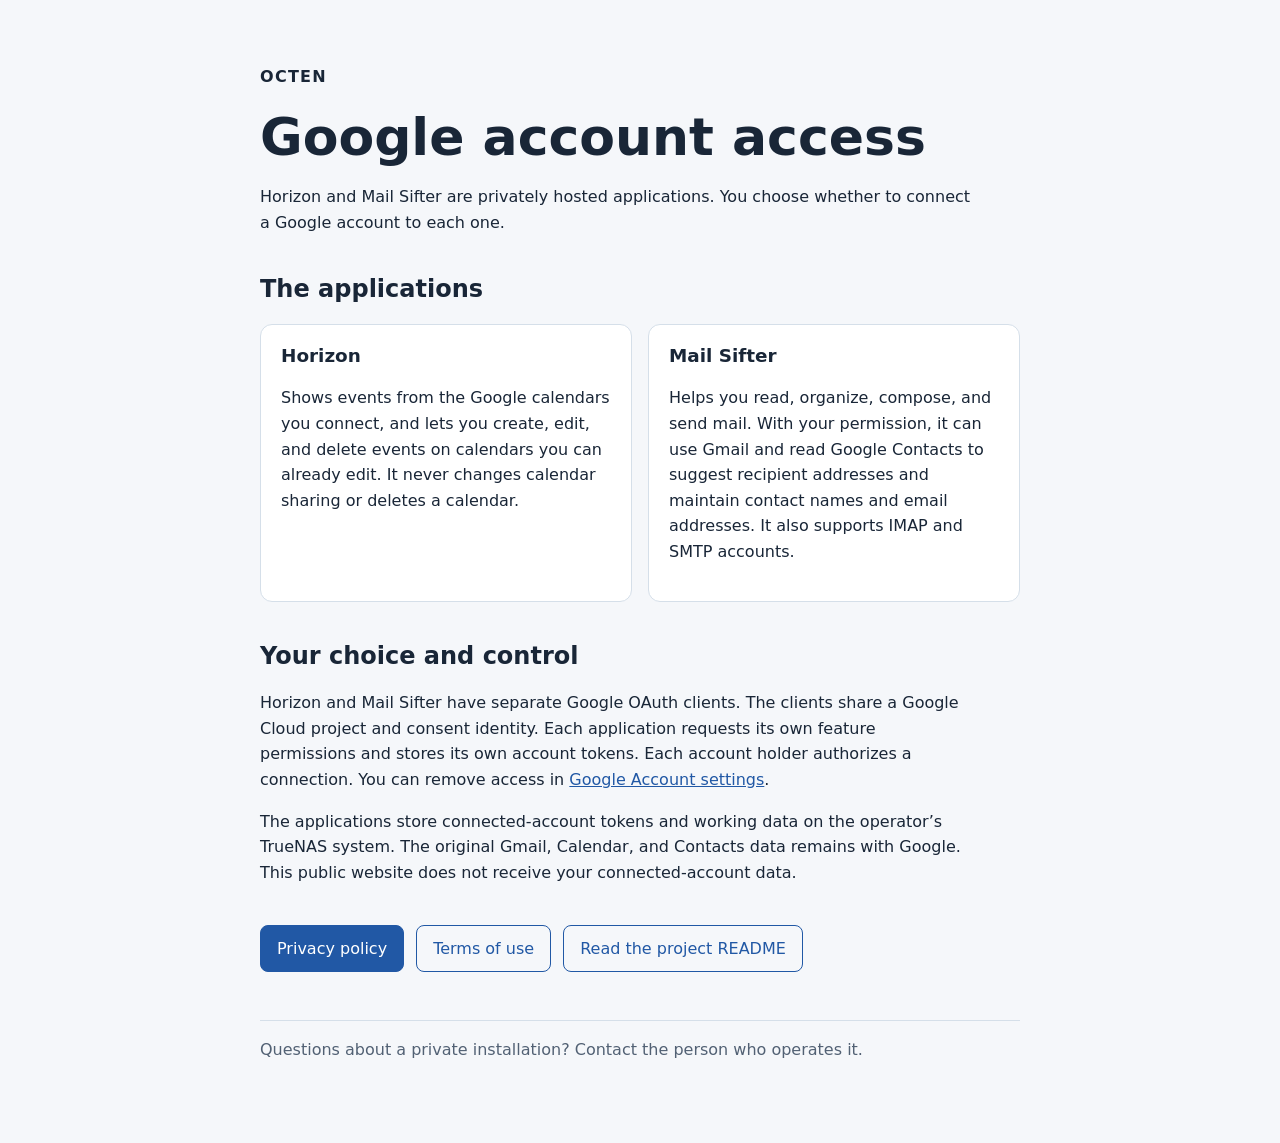
<file: index.html>
<!doctype html>
<html lang="en">
<head>
  <meta charset="utf-8">
  <meta name="viewport" content="width=device-width, initial-scale=1">
  <title>Octen Google access</title>
  <meta name="description" content="How the self-hosted Octen applications Horizon and Mail Sifter use Google account access.">
  <link rel="stylesheet" href="style.css">
</head>
<body>
  <main>
    <header>
      <p class="eyebrow">Octen</p>
      <h1>Google account access</h1>
      <p>Horizon and Mail Sifter are privately hosted applications. You choose whether to connect a Google account to each one.</p>
    </header>
    <section aria-labelledby="apps">
      <h2 id="apps">The applications</h2>
      <div class="cards">
        <article>
          <h3>Horizon</h3>
          <p>Shows events from the Google calendars you connect, and lets you create, edit, and delete events on calendars you can already edit. It never changes calendar sharing or deletes a calendar.</p>
        </article>
        <article>
          <h3>Mail Sifter</h3>
          <p>Helps you read, organize, compose, and send mail. With your permission, it can use Gmail and read Google Contacts to suggest recipient addresses and maintain contact names and email addresses. It also supports IMAP and SMTP accounts.</p>
        </article>
      </div>
    </section>
    <section aria-labelledby="control">
      <h2 id="control">Your choice and control</h2>
      <p>Horizon and Mail Sifter have separate Google OAuth clients. The clients share a Google Cloud project and consent identity. Each application requests its own feature permissions and stores its own account tokens. Each account holder authorizes a connection. You can remove access in <a href="https://myaccount.google.com/connections">Google Account settings</a>.</p>
      <p>The applications store connected-account tokens and working data on the operator’s TrueNAS system. The original Gmail, Calendar, and Contacts data remains with Google. This public website does not receive your connected-account data.</p>
    </section>
    <nav aria-label="More information">
      <a class="button" href="privacy.html">Privacy policy</a>
      <a class="button secondary" href="terms.html">Terms of use</a>
      <a class="button secondary" href="https://github.com/Sawtaytoes/octen-google-access/blob/main/README.md">Read the project README</a>
    </nav>
    <footer>Questions about a private installation? Contact the person who operates it.</footer>
  </main>
</body>
</html>
</file>
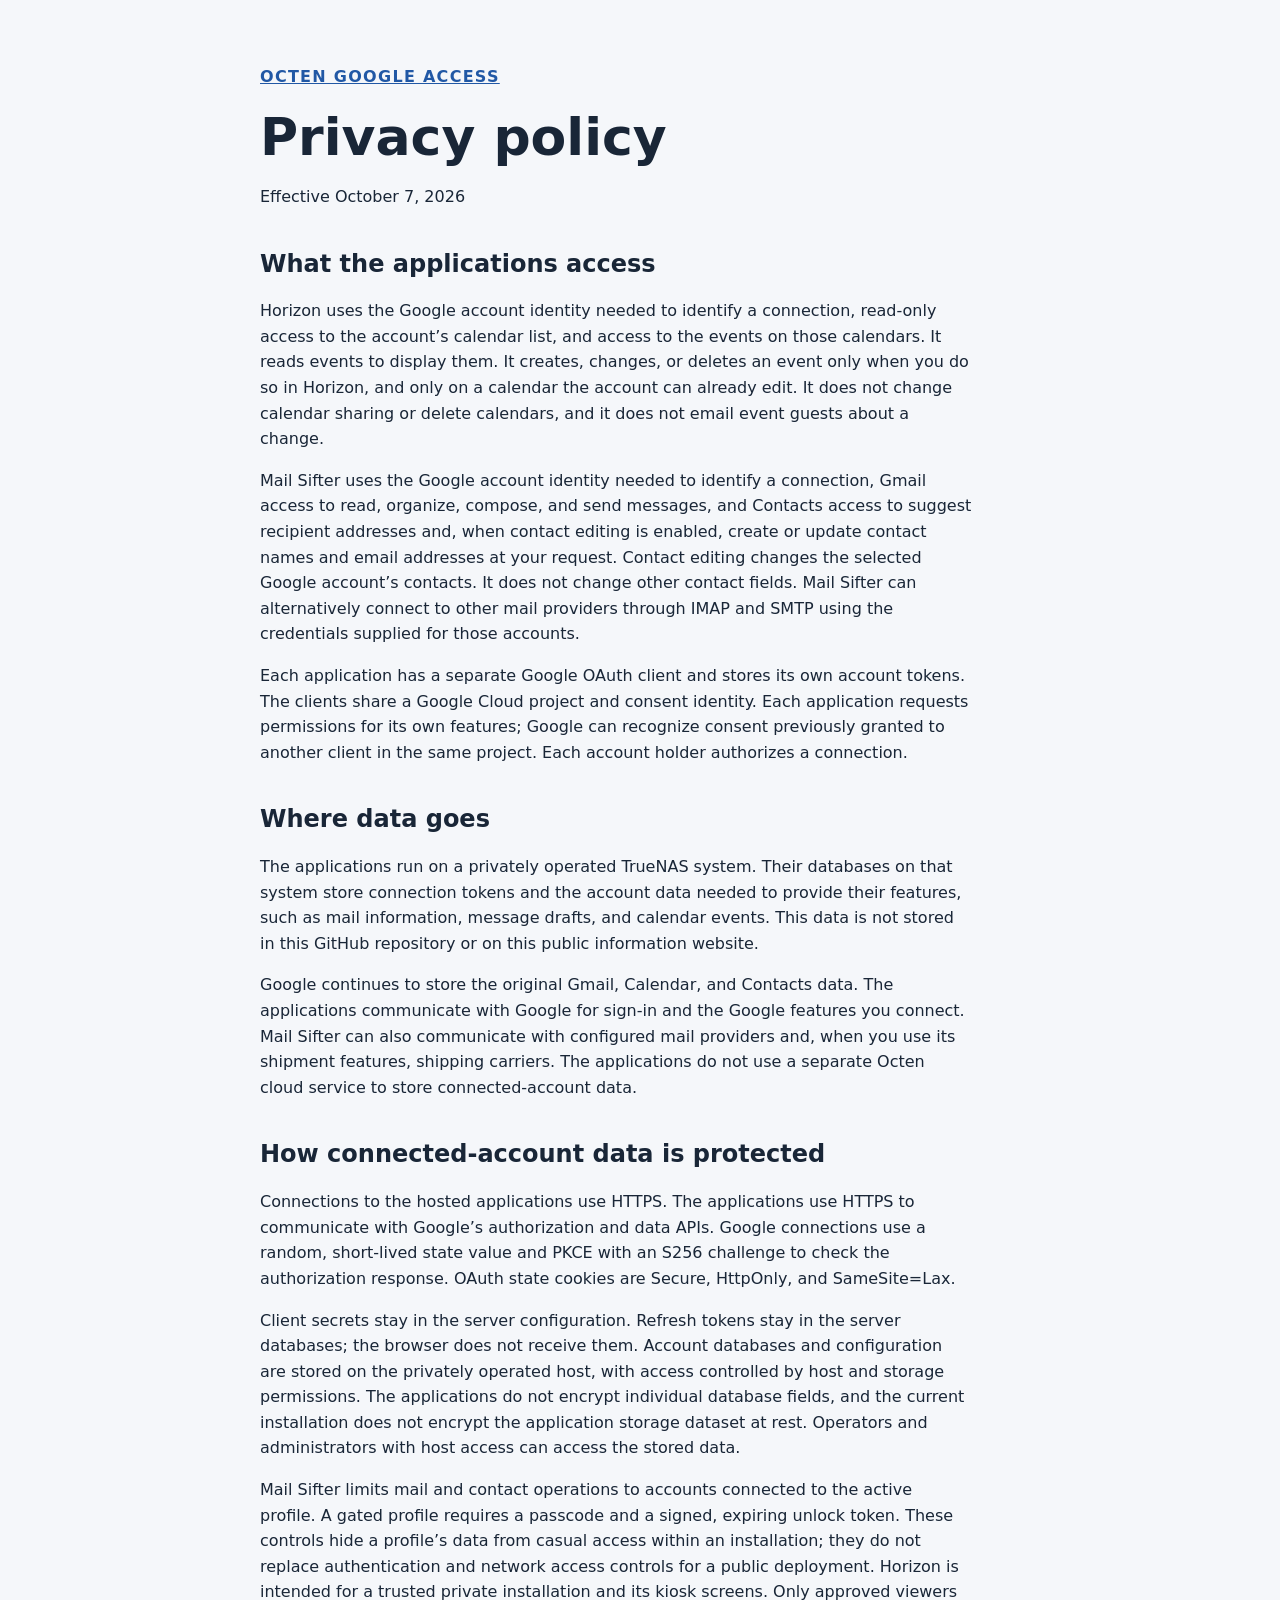
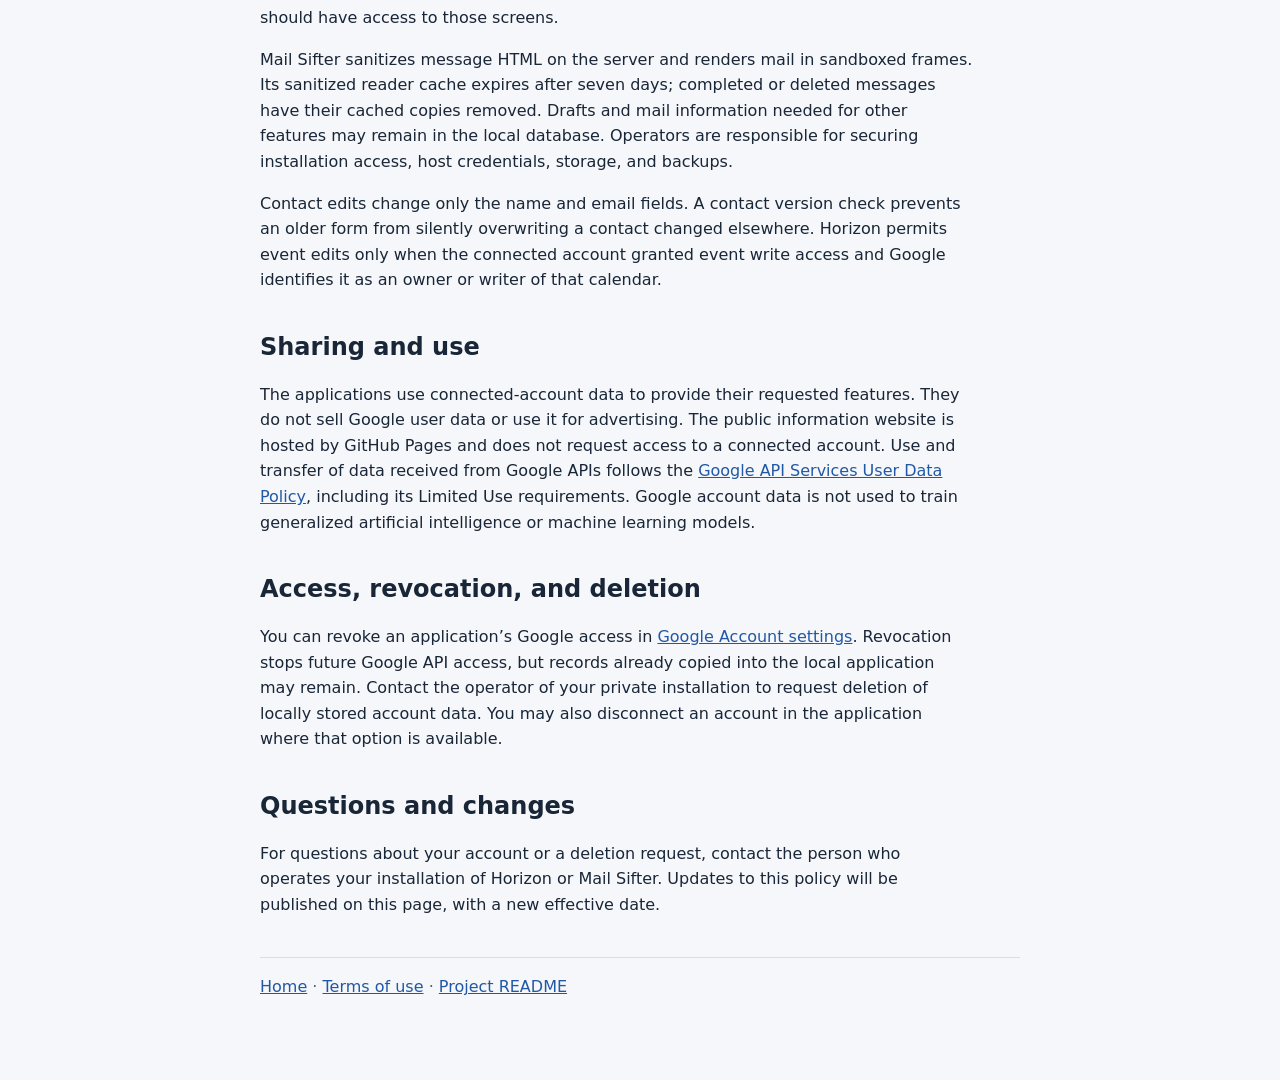
<file: privacy.html>
<!doctype html>
<html lang="en">
<head>
  <meta charset="utf-8">
  <meta name="viewport" content="width=device-width, initial-scale=1">
  <title>Privacy policy | Octen Google access</title>
  <meta name="description" content="Privacy information for Horizon and Mail Sifter Google account connections.">
  <link rel="stylesheet" href="style.css">
</head>
<body>
  <main>
    <header>
      <p class="eyebrow"><a href="index.html">Octen Google access</a></p>
      <h1>Privacy policy</h1>
      <p>Effective October 7, 2026</p>
    </header>
    <section>
      <h2>What the applications access</h2>
      <p>Horizon uses the Google account identity needed to identify a connection, read-only access to the account’s calendar list, and access to the events on those calendars. It reads events to display them. It creates, changes, or deletes an event only when you do so in Horizon, and only on a calendar the account can already edit. It does not change calendar sharing or delete calendars, and it does not email event guests about a change.</p>
      <p>Mail Sifter uses the Google account identity needed to identify a connection, Gmail access to read, organize, compose, and send messages, and Contacts access to suggest recipient addresses and, when contact editing is enabled, create or update contact names and email addresses at your request. Contact editing changes the selected Google account’s contacts. It does not change other contact fields. Mail Sifter can alternatively connect to other mail providers through IMAP and SMTP using the credentials supplied for those accounts.</p>
      <p>Each application has a separate Google OAuth client and stores its own account tokens. The clients share a Google Cloud project and consent identity. Each application requests permissions for its own features; Google can recognize consent previously granted to another client in the same project. Each account holder authorizes a connection.</p>
    </section>
    <section>
      <h2>Where data goes</h2>
      <p>The applications run on a privately operated TrueNAS system. Their databases on that system store connection tokens and the account data needed to provide their features, such as mail information, message drafts, and calendar events. This data is not stored in this GitHub repository or on this public information website.</p>
      <p>Google continues to store the original Gmail, Calendar, and Contacts data. The applications communicate with Google for sign-in and the Google features you connect. Mail Sifter can also communicate with configured mail providers and, when you use its shipment features, shipping carriers. The applications do not use a separate Octen cloud service to store connected-account data.</p>
    </section>
    <section>
      <h2>How connected-account data is protected</h2>
      <p>Connections to the hosted applications use HTTPS. The applications use HTTPS to communicate with Google’s authorization and data APIs. Google connections use a random, short-lived state value and PKCE with an S256 challenge to check the authorization response. OAuth state cookies are Secure, HttpOnly, and SameSite=Lax.</p>
      <p>Client secrets stay in the server configuration. Refresh tokens stay in the server databases; the browser does not receive them. Account databases and configuration are stored on the privately operated host, with access controlled by host and storage permissions. The applications do not encrypt individual database fields, and the current installation does not encrypt the application storage dataset at rest. Operators and administrators with host access can access the stored data.</p>
      <p>Mail Sifter limits mail and contact operations to accounts connected to the active profile. A gated profile requires a passcode and a signed, expiring unlock token. These controls hide a profile’s data from casual access within an installation; they do not replace authentication and network access controls for a public deployment. Horizon is intended for a trusted private installation and its kiosk screens. Only approved viewers should have access to those screens.</p>
      <p>Mail Sifter sanitizes message HTML on the server and renders mail in sandboxed frames. Its sanitized reader cache expires after seven days; completed or deleted messages have their cached copies removed. Drafts and mail information needed for other features may remain in the local database. Operators are responsible for securing installation access, host credentials, storage, and backups.</p>
      <p>Contact edits change only the name and email fields. A contact version check prevents an older form from silently overwriting a contact changed elsewhere. Horizon permits event edits only when the connected account granted event write access and Google identifies it as an owner or writer of that calendar.</p>
    </section>
    <section>
      <h2>Sharing and use</h2>
      <p>The applications use connected-account data to provide their requested features. They do not sell Google user data or use it for advertising. The public information website is hosted by GitHub Pages and does not request access to a connected account. Use and transfer of data received from Google APIs follows the <a href="https://developers.google.com/terms/api-services-user-data-policy">Google API Services User Data Policy</a>, including its Limited Use requirements. Google account data is not used to train generalized artificial intelligence or machine learning models.</p>
    </section>
    <section>
      <h2>Access, revocation, and deletion</h2>
      <p>You can revoke an application’s Google access in <a href="https://myaccount.google.com/connections">Google Account settings</a>. Revocation stops future Google API access, but records already copied into the local application may remain. Contact the operator of your private installation to request deletion of locally stored account data. You may also disconnect an account in the application where that option is available.</p>
    </section>
    <section>
      <h2>Questions and changes</h2>
      <p>For questions about your account or a deletion request, contact the person who operates your installation of Horizon or Mail Sifter. Updates to this policy will be published on this page, with a new effective date.</p>
    </section>
    <footer><a href="index.html">Home</a> · <a href="terms.html">Terms of use</a> · <a href="https://github.com/Sawtaytoes/octen-google-access/blob/main/README.md">Project README</a></footer>
  </main>
</body>
</html>
</file>
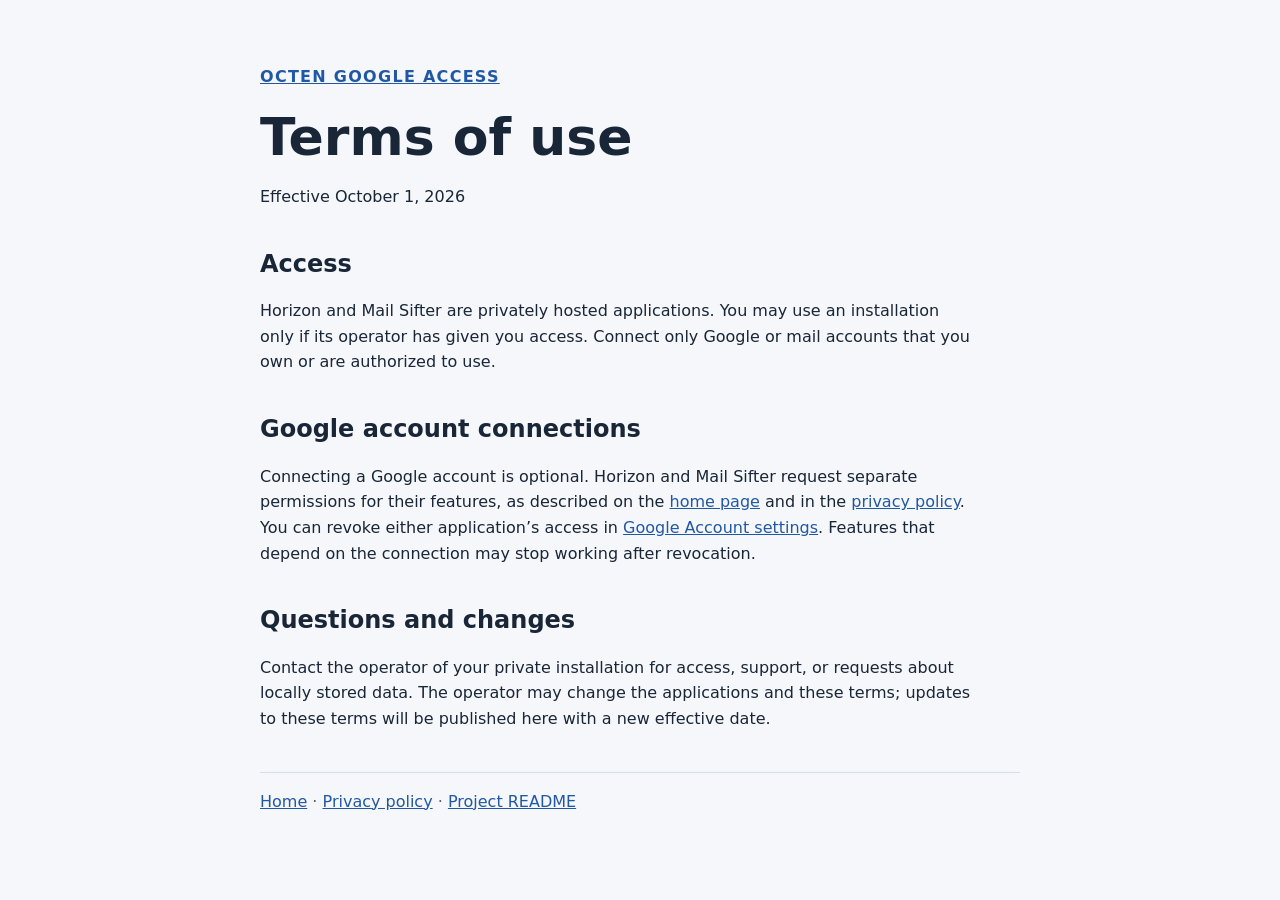
<file: terms.html>
<!doctype html>
<html lang="en">
<head>
  <meta charset="utf-8">
  <meta name="viewport" content="width=device-width, initial-scale=1">
  <title>Terms of use | Octen Google access</title>
  <meta name="description" content="Terms for privately hosted Horizon and Mail Sifter installations.">
  <link rel="stylesheet" href="style.css">
</head>
<body>
  <main>
    <header>
      <p class="eyebrow"><a href="index.html">Octen Google access</a></p>
      <h1>Terms of use</h1>
      <p>Effective October 1, 2026</p>
    </header>
    <section>
      <h2>Access</h2>
      <p>Horizon and Mail Sifter are privately hosted applications. You may use an installation only if its operator has given you access. Connect only Google or mail accounts that you own or are authorized to use.</p>
    </section>
    <section>
      <h2>Google account connections</h2>
      <p>Connecting a Google account is optional. Horizon and Mail Sifter request separate permissions for their features, as described on the <a href="index.html">home page</a> and in the <a href="privacy.html">privacy policy</a>. You can revoke either application’s access in <a href="https://myaccount.google.com/connections">Google Account settings</a>. Features that depend on the connection may stop working after revocation.</p>
    </section>
    <section>
      <h2>Questions and changes</h2>
      <p>Contact the operator of your private installation for access, support, or requests about locally stored data. The operator may change the applications and these terms; updates to these terms will be published here with a new effective date.</p>
    </section>
    <footer><a href="index.html">Home</a> · <a href="privacy.html">Privacy policy</a> · <a href="https://github.com/Sawtaytoes/octen-google-access/blob/main/README.md">Project README</a></footer>
  </main>
</body>
</html>
</file>
<file: style.css>
:root { color-scheme: light dark; font-family: system-ui, sans-serif; line-height: 1.6; }
body { margin: 0; background: #f5f7fa; color: #192637; }
main { max-width: 760px; margin: 0 auto; padding: 3rem 1.5rem 5rem; }
header, section { margin-bottom: 2.5rem; }
h1, h2, h3 { line-height: 1.2; }
h1 { font-size: clamp(2rem, 6vw, 3.25rem); margin: 0.2rem 0 0.8rem; }
h2 { font-size: 1.5rem; }
h3 { font-size: 1.15rem; margin-top: 0; }
p { max-width: 70ch; }
a { color: #2158a5; }
.eyebrow { font-weight: 700; letter-spacing: 0.08em; text-transform: uppercase; }
.cards { display: grid; gap: 1rem; grid-template-columns: repeat(auto-fit, minmax(240px, 1fr)); }
.cards article { background: #fff; border: 1px solid #d5dfe9; border-radius: 12px; padding: 1.25rem; }
nav { display: flex; flex-wrap: wrap; gap: 0.75rem; margin-bottom: 3rem; }
.button { background: #2158a5; border: 1px solid #2158a5; border-radius: 8px; color: #fff; display: inline-block; padding: 0.6rem 1rem; text-decoration: none; }
.button.secondary { background: transparent; color: #2158a5; }
footer { border-top: 1px solid #d5dfe9; color: #526174; padding-top: 1rem; }
@media (prefers-color-scheme: dark) {
  body { background: #111923; color: #ecf2f8; }
  .cards article { background: #1b2836; border-color: #36475a; }
  a, .button.secondary { color: #9ec6ff; }
  .button { background: #316bb8; border-color: #316bb8; }
  footer { border-color: #36475a; color: #adbdcf; }
}
</file>
